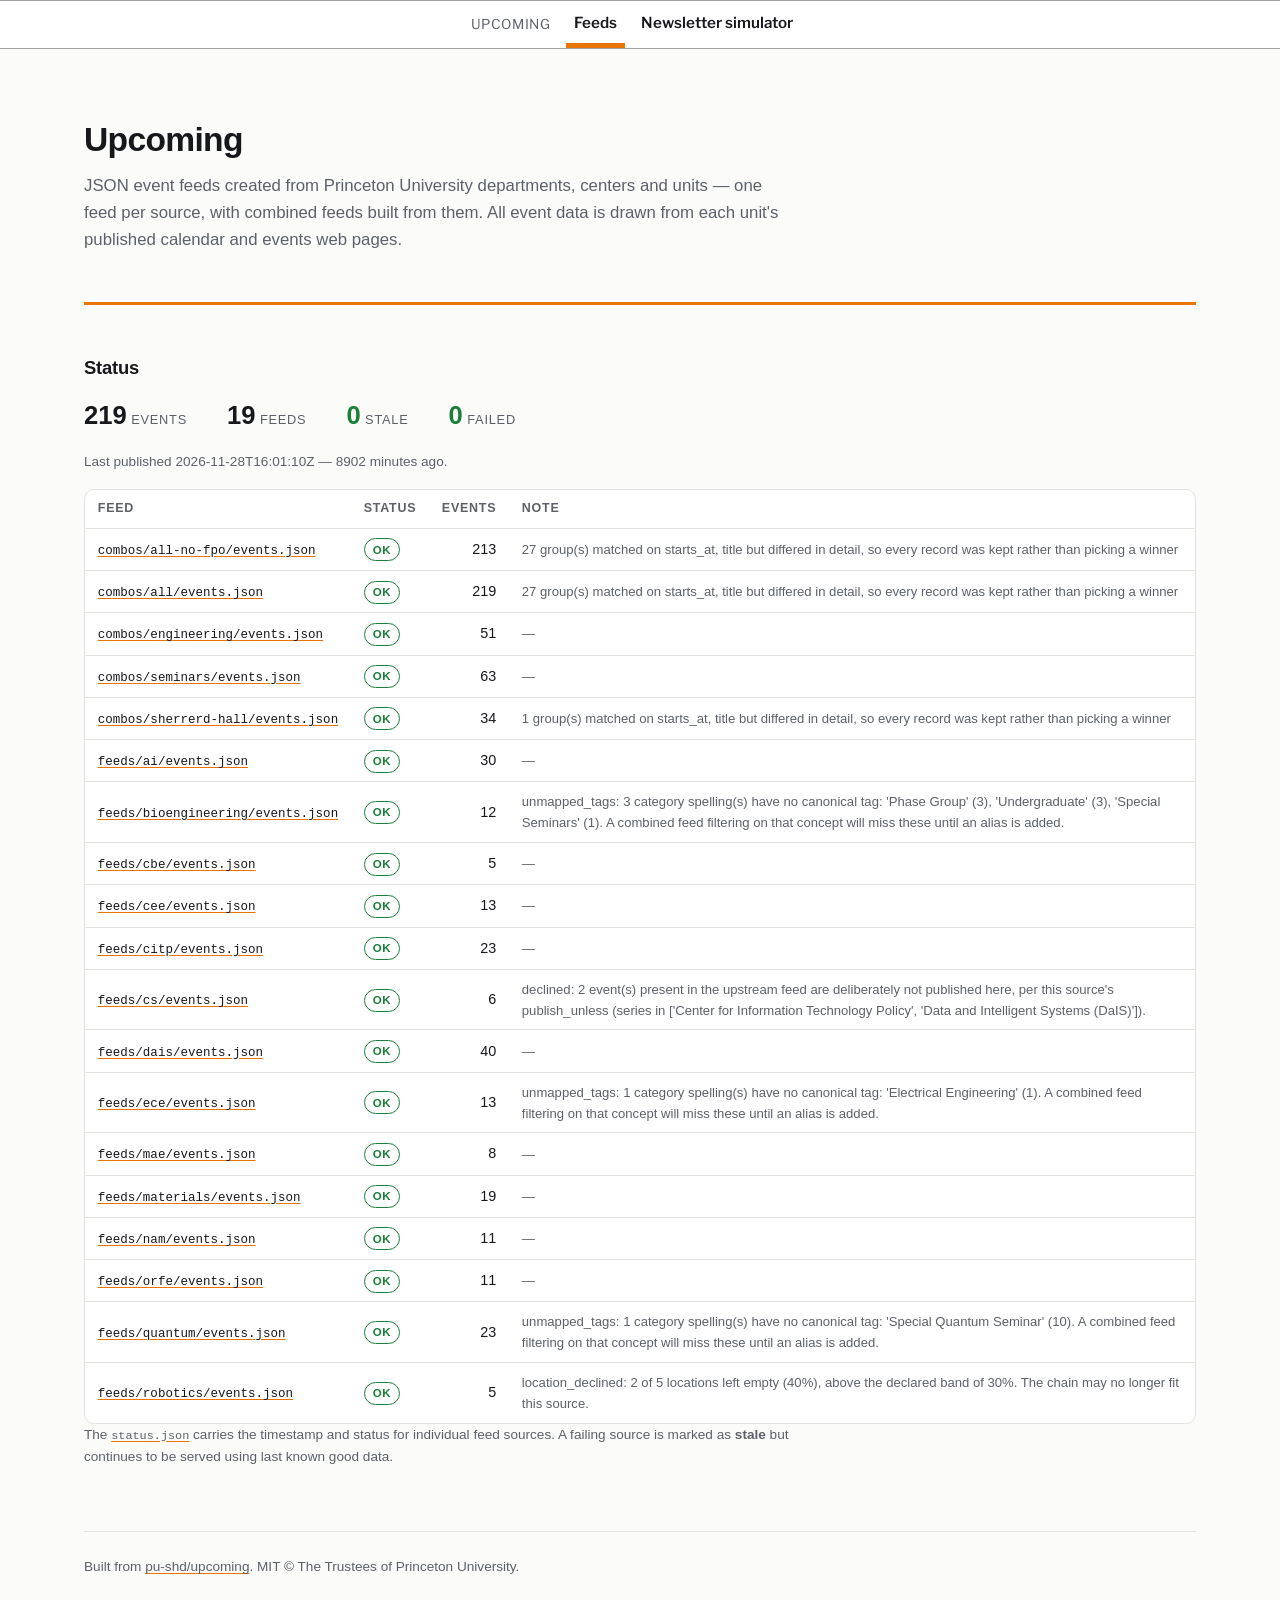
<file: index.html>
<!doctype html>
<html lang="en">
<head>
<meta charset="utf-8">
<meta name="viewport" content="width=device-width, initial-scale=1">
<title>Upcoming — Princeton event feeds</title>
<meta name="description" content="JSON event feeds for Princeton departments, centers and units, with a published health manifest.">
<link rel="preconnect" href="https://fonts.googleapis.com">
<link rel="preconnect" href="https://fonts.gstatic.com" crossorigin>
<link rel="stylesheet" href="https://fonts.googleapis.com/css2?family=Libre+Franklin:wght@400;600&display=swap">
<link rel="stylesheet" href="style.css">
</head>
<body>
<nav class="menubar" aria-label="Site">
  <div class="menubar-inner">
    <h2 class="menubar-title">Upcoming</h2>
    <ul class="nav">
      <li><a href="index.html" aria-current="page">Feeds</a></li>
      <li><a href="simulator.html">Newsletter simulator</a></li>
    </ul>
  </div>
</nav>

<main>

<header>
  <h1>Upcoming</h1>
  <p class="lede">
    JSON event feeds created from Princeton University departments, centers and units —
    one feed per source, with combined feeds built from them. All event data is drawn from
    each unit's published calendar and events web pages.
  </p>
</header>

<!-- The page reads status.json rather than being generated alongside the feeds, so it
     cannot drift out of step with them and can be edited without a pipeline run. -->
<section>
  <h2>Status</h2>
  <div class="beat" id="beat"><span>loading…</span></div>
  <p class="note" id="stamp"></p>
  <div class="card scroll">
    <table>
      <thead>
        <tr><th>Feed</th><th>Status</th><th class="n">Events</th><th>Note</th></tr>
      </thead>
      <tbody id="rows"></tbody>
    </table>
  </div>
  <div id="error" class="card">
    Could not read <code>status.json</code>. The site is serving this page but not its
    manifest, which is itself a fault worth reporting.
  </div>
  <p class="note">
    The <a href="status.json"><code>status.json</code></a> carries the timestamp and status
    for individual feed sources. A failing source is marked as <b>stale</b> but continues to
    be served using last known good data.
  </p>
</section>

<footer>
  Built from <a href="https://github.com/pu-shd/upcoming">pu-shd/upcoming</a>.
  MIT © The Trustees of Princeton University.
</footer>

</main>

<script>
(function () {
  var pill = function (text, kind) {
    return '<span class="pill ' + kind + '">' + text + '</span>';
  };
  var esc = function (s) {
    return String(s == null ? '' : s).replace(/[&<>"]/g, function (c) {
      return { '&': '&amp;', '<': '&lt;', '>': '&gt;', '"': '&quot;' }[c];
    });
  };

  fetch('status.json', { cache: 'no-store' })
    .then(function (r) { if (!r.ok) { throw new Error(r.status); } return r.json(); })
    .then(function (doc) {
      var feeds = doc.feeds || [];
      var live = feeds.filter(function (f) { return f.status !== 'disabled'; });
      var s = doc.summary || {};

      document.getElementById('beat').innerHTML =
        '<div><b>' + (s.events || 0) + '</b> <span>events</span></div>' +
        '<div><b>' + live.length + '</b> <span>feeds</span></div>' +
        '<div class="' + (s.stale ? 'warn' : 'ok') + '"><b>' + (s.stale || 0) +
        '</b> <span>stale</span></div>' +
        '<div class="' + (s.failed ? 'bad' : 'ok') + '"><b>' + (s.failed || 0) +
        '</b> <span>failed</span></div>';

      // Rendered from the published stamp rather than from the browser's clock, so what
      // this line claims is exactly what the manifest says.
      var when = doc.generatedAt;
      var age = Math.round((Date.now() - Date.parse(when)) / 60000);
      document.getElementById('stamp').textContent =
        'Last published ' + when + (isFinite(age) ? ' — ' + age + ' minutes ago.' : '.');

      document.getElementById('rows').innerHTML = live.map(function (f) {
        var kind = f.stale ? 'warn' : (f.status === 'ok' ? 'ok' :
                   f.status === 'empty' ? 'dim' : 'bad');
        var label = f.stale ? 'stale' : f.status;
        var note = [f.detail].concat(f.notes || []).filter(Boolean).join(' ');
        return '<tr><td><a class="mono" href="' + esc(f.path) + '">' + esc(f.path) +
               '</a></td><td>' + pill(esc(label), kind) + '</td><td class="n">' +
               f.events + '</td><td class="reason">' + esc(note) + '</td></tr>';
      }).join('');

    })
    .catch(function () {
      document.getElementById('beat').innerHTML = '';
      document.getElementById('stamp').textContent = '';
      document.getElementById('error').style.display = 'block';
    });
})();
</script>
</body>
</html>
</file>
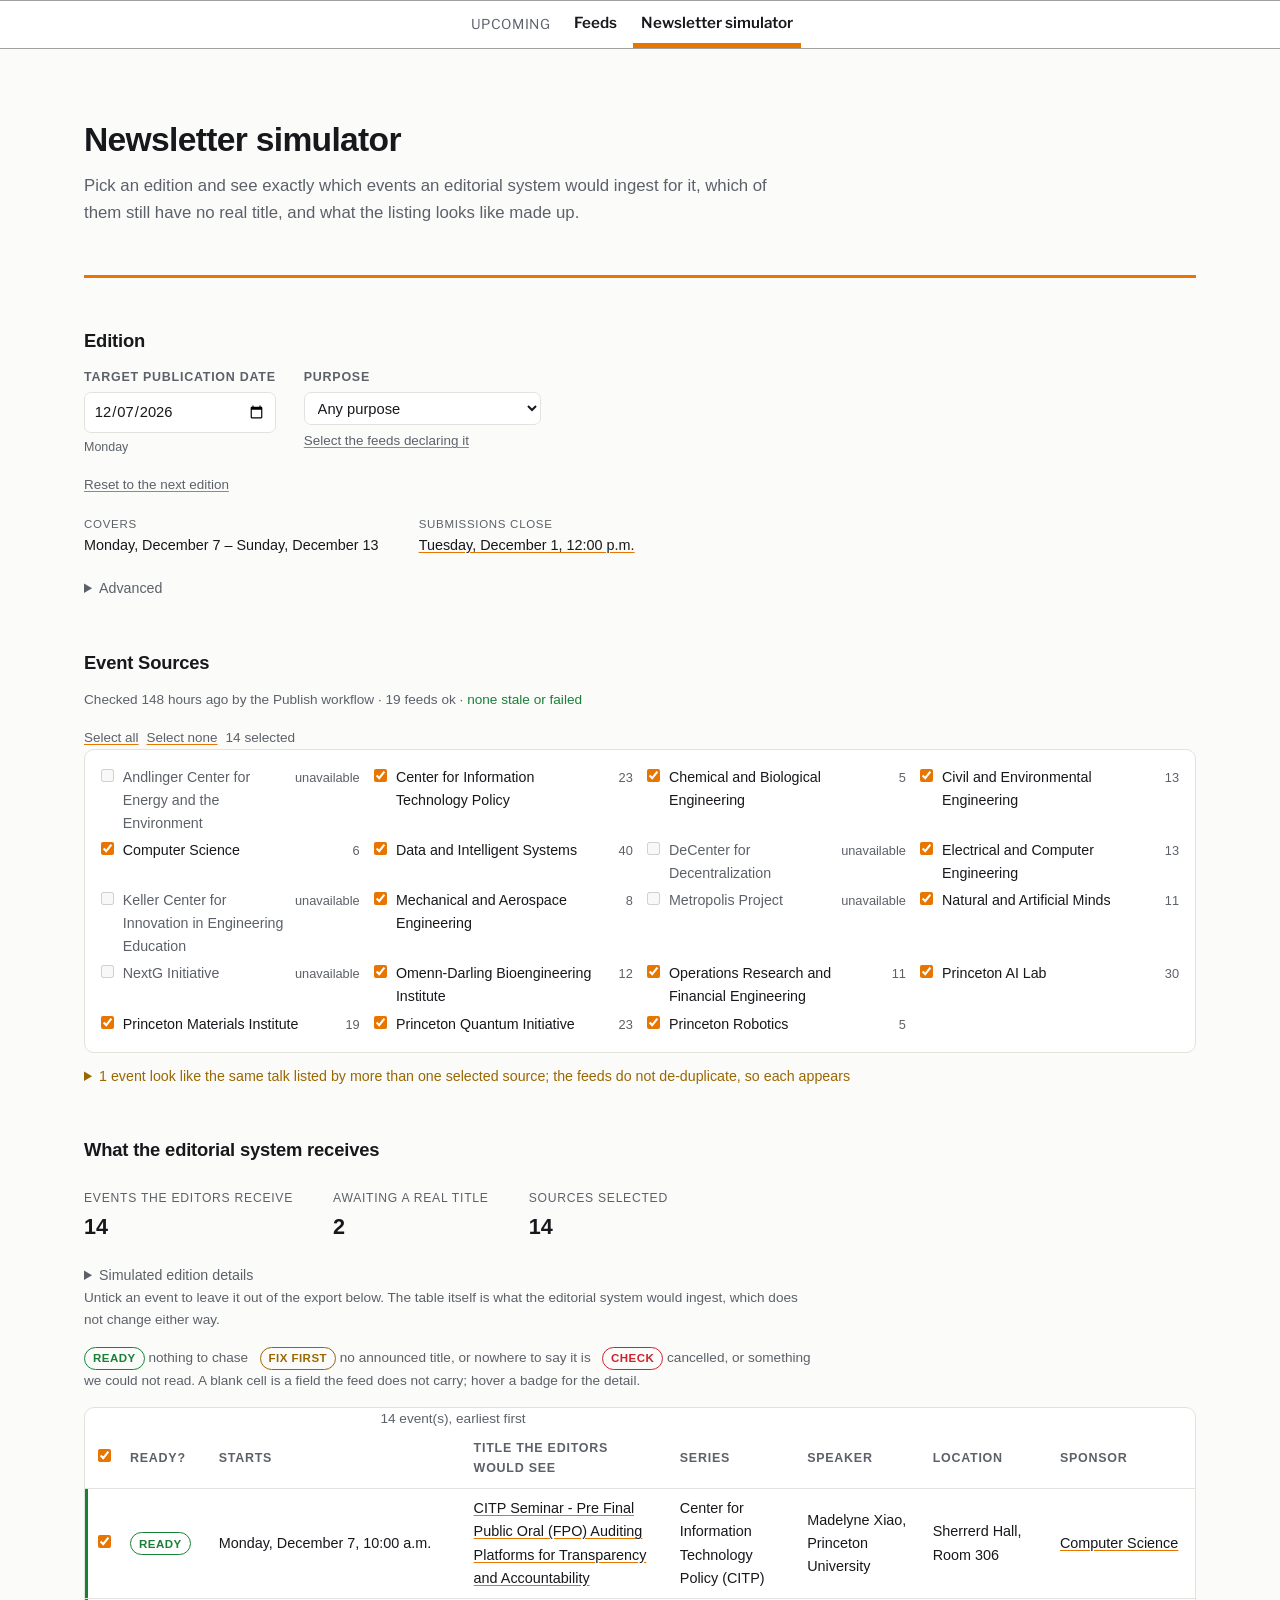
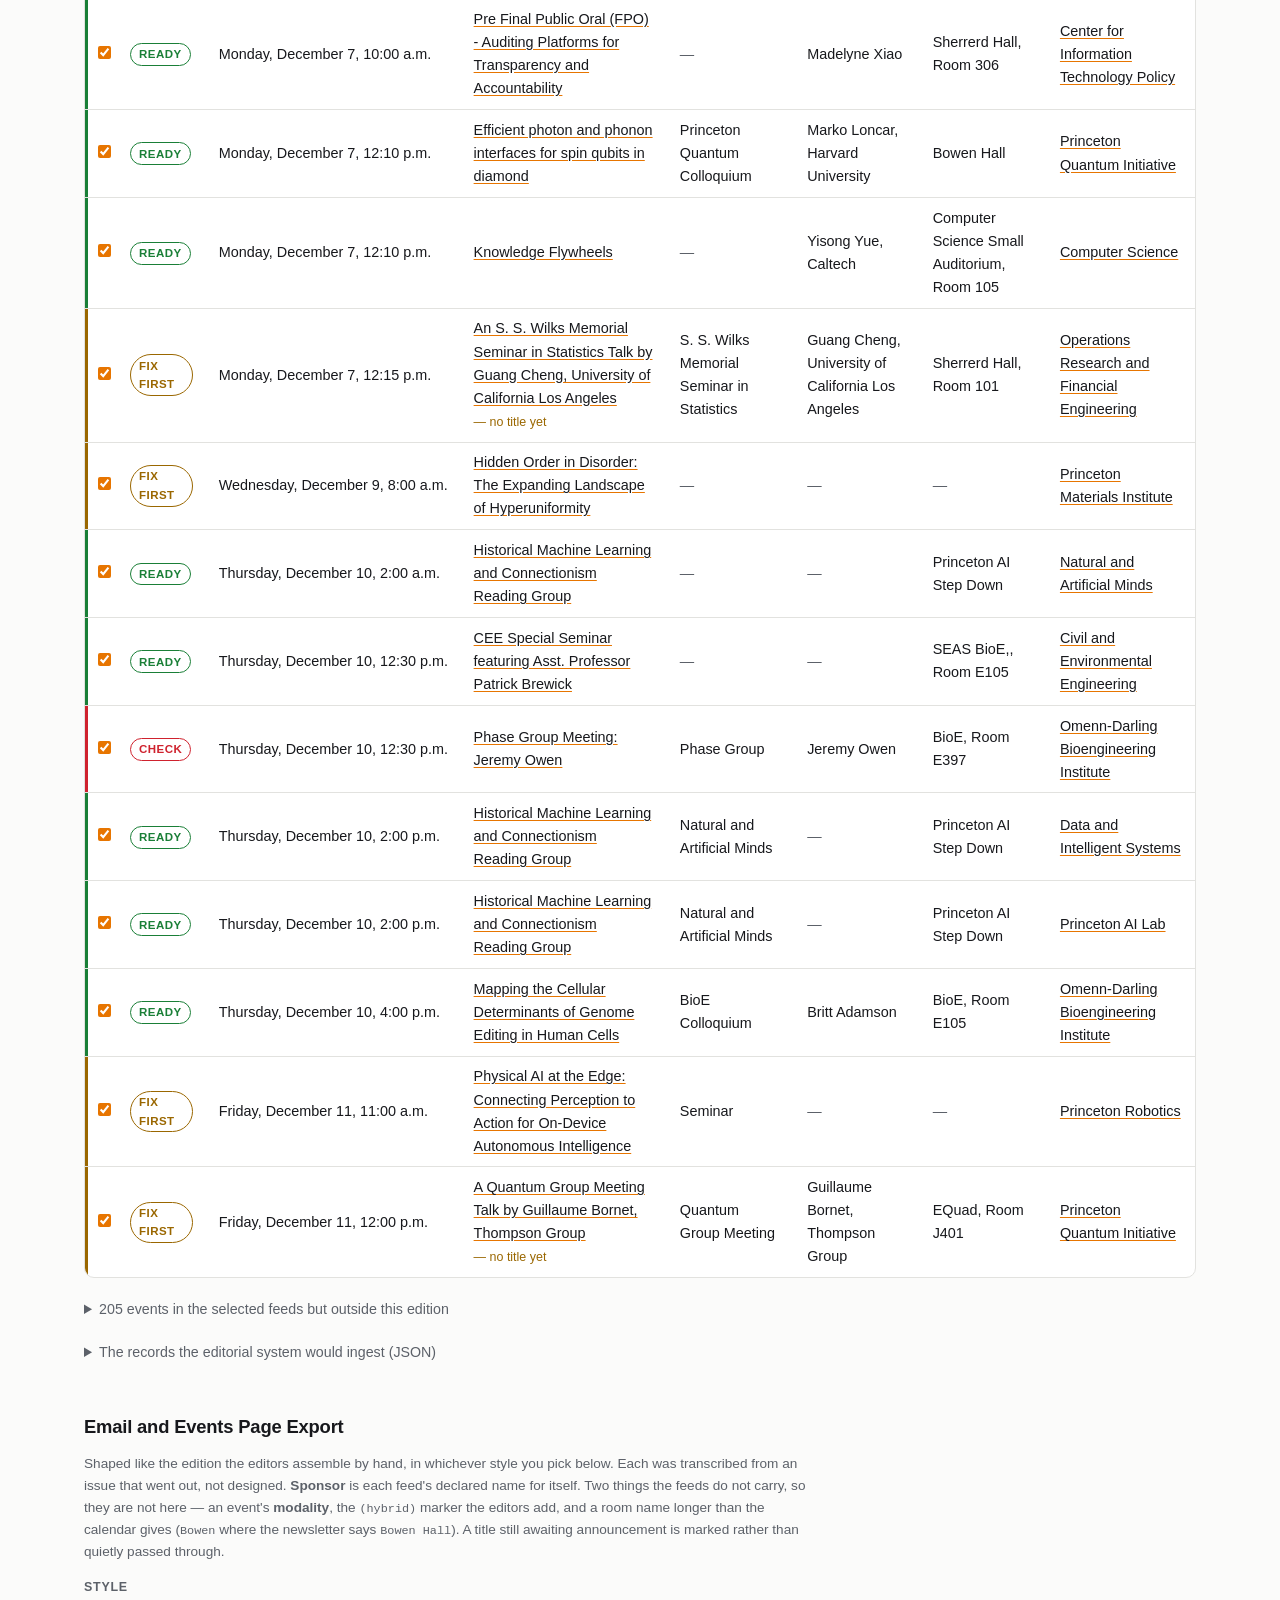
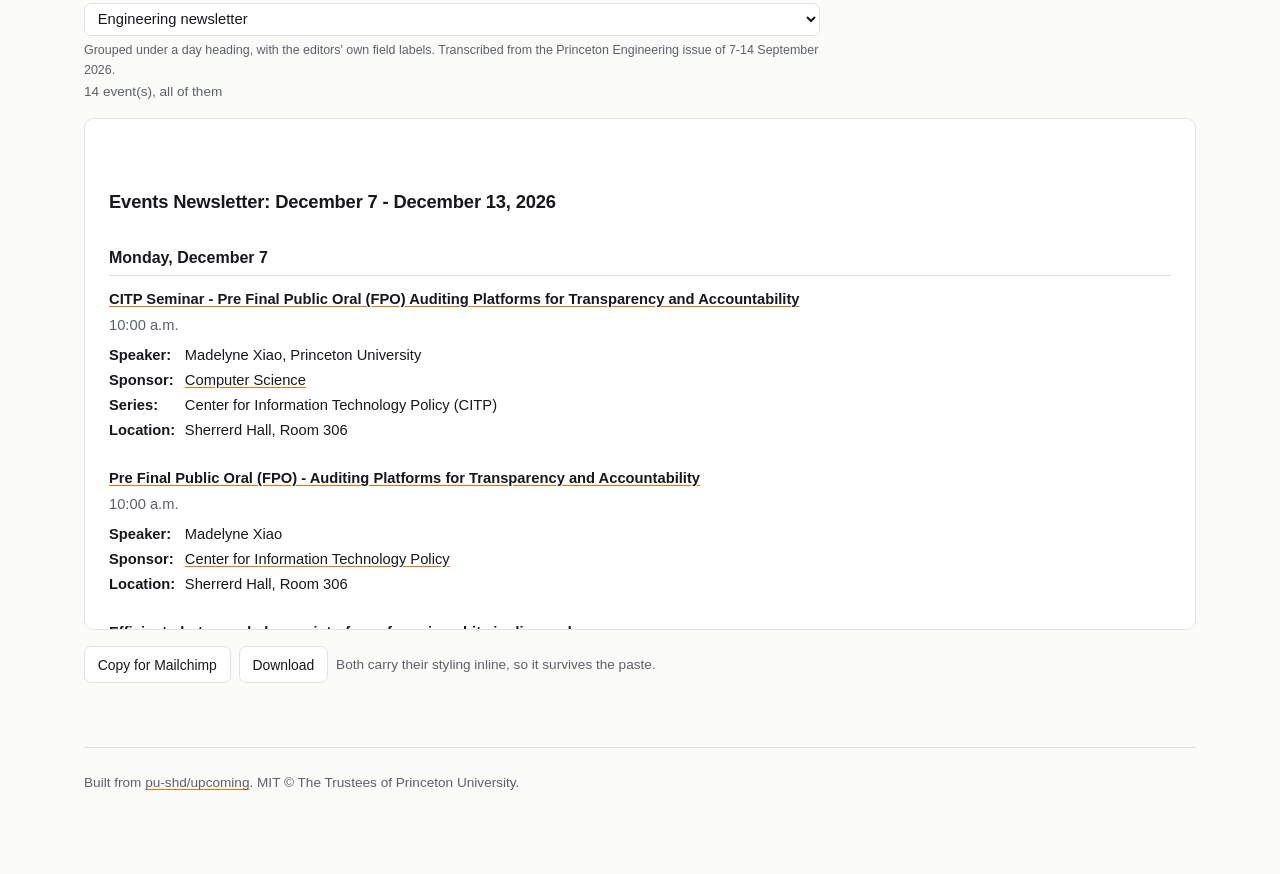
<file: simulator.html>
<!doctype html>
<html lang="en">
<head>
<meta charset="utf-8">
<meta name="viewport" content="width=device-width, initial-scale=1">
<title>Newsletter simulator — Upcoming</title>
<meta name="description" content="Simulate which events a newsletter edition would ingest from the published Princeton event feeds, and export the listing.">
<link rel="preconnect" href="https://fonts.googleapis.com">
<link rel="preconnect" href="https://fonts.gstatic.com" crossorigin>
<link rel="stylesheet" href="https://fonts.googleapis.com/css2?family=Libre+Franklin:wght@400;600&display=swap">
<link rel="stylesheet" href="style.css">
</head>
<body>
<nav class="menubar" aria-label="Site">
  <div class="menubar-inner">
    <h2 class="menubar-title">Upcoming</h2>
    <ul class="nav">
      <li><a href="index.html">Feeds</a></li>
      <li><a href="simulator.html" aria-current="page">Newsletter simulator</a></li>
    </ul>
  </div>
</nav>

<main>

<header>
  <h1>Newsletter simulator</h1>
  <p class="lede">
    Pick an edition and see exactly which events an editorial system would ingest for it,
    which of them still have no real title, and what the listing looks like made up.
  </p>
</header>

<!-- ============================================================ the edition ======= -->
<section>
  <h2>Edition</h2>

  <form id="form" novalidate>
    <div class="controls">
      <div class="field">
        <label for="pubdate">Target publication date</label>
        <input type="date" id="pubdate" required>
        <p class="hint" id="pubday">&nbsp;</p>
      </div>

      <div class="field">
        <label for="purpose">Purpose</label>
        <select id="purpose">
          <option value="">Any purpose</option>
        </select>
        <p class="hint">
          <button type="button" class="linkbtn" id="pick-purpose">Select the feeds declaring it</button>
        </p>
      </div>
    </div>

    <div class="btnrow">
      <button type="button" class="linkbtn" id="reset">Reset to the next edition</button>
    </div>

    <dl class="derived" id="derived" aria-live="polite"></dl>

    <details id="advanced">
      <summary>Advanced</summary>
      <div class="controls">
        <div class="field">
          <label for="pubtime">Publication time</label>
          <input type="time" id="pubtime" value="12:00" step="60" required>
          <p class="hint">Eastern, as published.</p>
        </div>
        <div class="field" id="deadline-date-field">
          <label for="deadlinedate">Submission deadline date</label>
          <input type="date" id="deadlinedate" required>
          <p class="hint" id="deadlineday">&nbsp;</p>
        </div>
        <div class="field" id="deadline-time-field">
          <label for="deadlinetime">Submission deadline time</label>
          <input type="time" id="deadlinetime" value="12:00" step="60" required>
          <p class="hint">Eastern. Late additions go to the editor by email.</p>
        </div>
        <div class="field">
          <label for="now">Viewing as of</label>
          <input type="datetime-local" id="now" step="60">
          <p class="hint">Optional. Sets whether the edition reads as open, closed or published.</p>
        </div>
      </div>
    </details>
  </form>
</section>

<!-- ============================================================ the sources ======= -->
<section>
  <h2>Event Sources</h2>
  <p class="note" id="feed-health">Reading the manifest&hellip;</p>

  <div class="btnrow">
    <button type="button" class="linkbtn" id="all-sources">Select all</button>
    <button type="button" class="linkbtn" id="no-sources">Select none</button>
    <span class="note" id="source-count"></span>
  </div>

  <div class="card">
    <ul class="sources" id="sources"></ul>
  </div>
</section>

<p class="status" id="status" role="status" aria-live="polite">Loading the feeds&hellip;</p>
<div id="collisions" hidden></div>

<!-- ============================================================ the result ======== -->
<div id="results" hidden>
  <section>
    <h2>What the editorial system receives</h2>

    <dl class="summary" id="summary"></dl>

    <details>
      <summary>Simulated edition details</summary>
      <dl class="summary detail" id="details-list"></dl>
    </details>

    <p class="note">
      Untick an event to leave it out of the export below. The table itself is what the
      editorial system would ingest, which does not change either way.
    </p>
    <p class="note">
      <span class="pill ok">ready</span> nothing to chase &nbsp;
      <span class="pill warn">fix first</span> no announced title, or nowhere to say it is
      &nbsp;
      <span class="pill bad">check</span> cancelled, or something we could not read.
      A blank cell is a field the feed does not carry; hover a badge for the detail.
    </p>

    <div class="card scroll">
      <table>
        <caption class="note" id="caption"></caption>
        <thead>
          <tr>
            <th scope="col" class="pick">
              <input type="checkbox" id="pick-all" checked
                     aria-label="Include every event in the export">
            </th>
            <th scope="col">Ready?</th>
            <th scope="col">Starts</th>
            <th scope="col">Title the editors would see</th>
            <th scope="col">Series</th>
            <th scope="col">Speaker</th>
            <th scope="col">Location</th>
            <th scope="col">Sponsor</th>
          </tr>
        </thead>
        <tbody id="rows"></tbody>
      </table>
    </div>

    <details id="excluded-wrap">
      <summary><span id="excluded-count"></span></summary>
      <div class="card scroll">
        <table>
          <thead>
            <tr>
              <th scope="col">Starts</th>
              <th scope="col">Title</th>
              <th scope="col">Series</th>
              <th scope="col">Sponsor</th>
              <th scope="col">Why it is out</th>
            </tr>
          </thead>
          <tbody id="excluded-rows"></tbody>
        </table>
      </div>
    </details>

    <details>
      <summary>The records the editorial system would ingest (JSON)</summary>
      <pre class="card" id="json"></pre>
    </details>
  </section>

  <!-- ========================================================== the export ======== -->
  <section>
    <h2>Email and Events Page Export</h2>
    <p class="note">
      Shaped like the edition the editors assemble by hand, in whichever style you pick
      below. Each was transcribed from an issue that went out, not designed.
      <strong>Sponsor</strong> is each feed's declared name for itself. Two things the
      feeds do not carry, so they are not here — an event's <strong>modality</strong>, the
      <code>(hybrid)</code> marker the editors add, and a room name longer than the
      calendar gives (<code>Bowen</code> where the newsletter says <code>Bowen Hall</code>).
      A title still awaiting announcement is marked rather than quietly passed through.
    </p>

    <div class="controls">
      <div class="field" id="style-field">
        <label for="style">Style</label>
        <select id="style"></select>
        <p class="hint" id="style-note">&nbsp;</p>
      </div>
    </div>

    <p class="note" id="export-count"></p>

    <div class="card export" id="export"></div>

    <div class="btnrow">
      <button type="button" id="copy">Copy for Mailchimp</button>
      <button type="button" id="download">Download</button>
      <span class="note">Both carry their styling inline, so it survives the paste.</span>
      <span class="note" id="copy-state" aria-live="polite"></span>
    </div>
  </section>
</div>

<div id="error" class="card">
  Could not read <code>status.json</code>. The site is serving this page but not its
  manifest, which is itself a fault worth reporting.
</div>

<footer>
  Built from <a href="https://github.com/pu-shd/upcoming">pu-shd/upcoming</a>.
  MIT © The Trustees of Princeton University.
</footer>

</main>
<script src="simulator.js" defer></script>
</body>
</html>
</file>
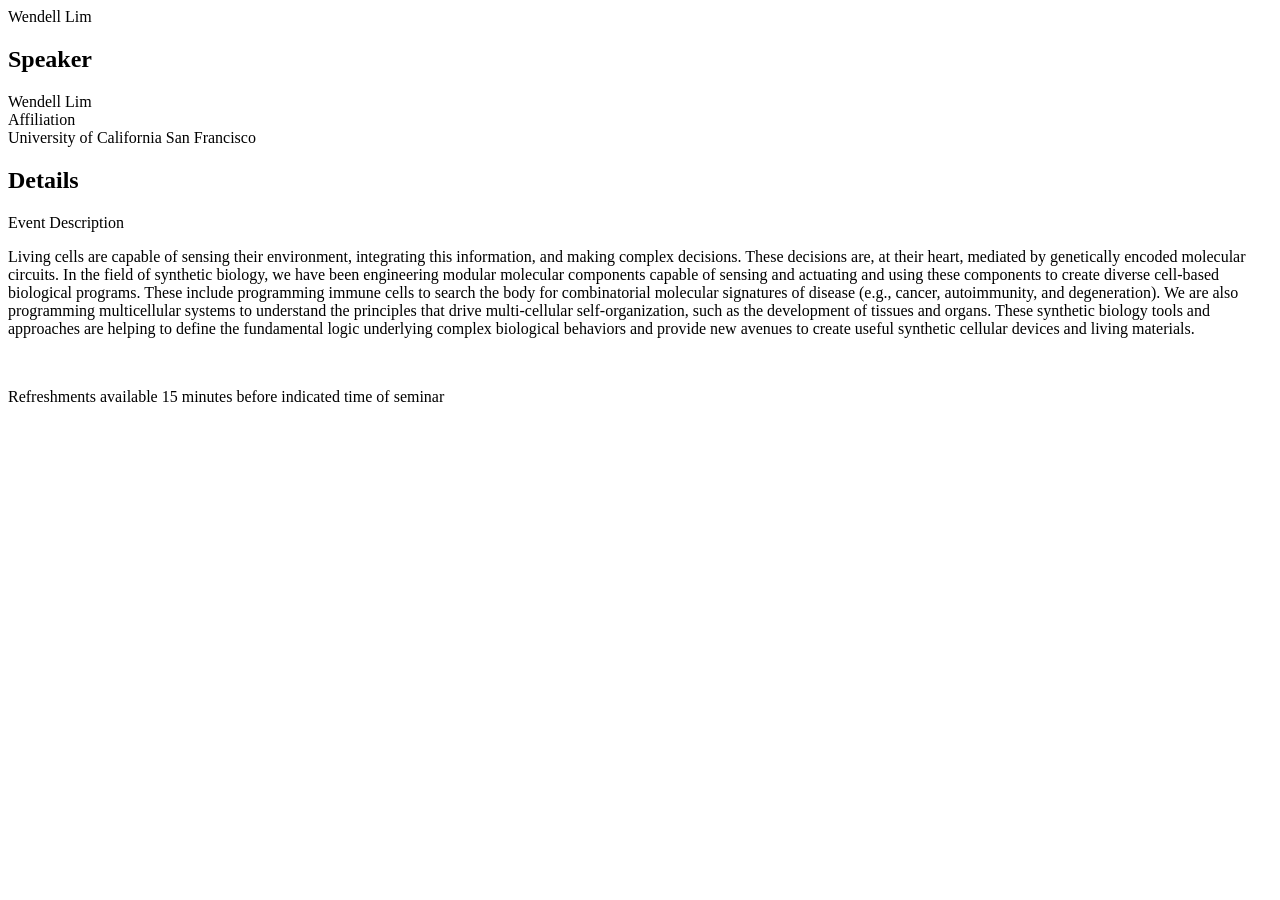
<file: tests/fixtures/pages/bioengineering/generative-biology-learning-program-cellular-machines-and-sy.html>
<!doctype html>
<html><head><title>Generative Biology - Learning to Program Cellular Machines and Systems | Omenn-Darling Bioengineering Institute</title></head><body>
<div class="field field--name-field-ps-event-speaker-name field--type-link field--label-hidden field__item"><span>Wendell Lim</span></div>
<div class="events-detail-main">
  
  
        
  <div class="field field--name-field-ps-events-speaker field--type-entity-reference-revisions field--label-above">
    <h2 class="field__label">Speaker</h2>
                  <div class="field__item">  <div class="paragraph paragraph--type--ps-event-speaker paragraph--view-mode--default">
          
            <div class="field field--name-field-ps-event-speaker-name field--type-link field--label-hidden field__item"><span>Wendell Lim</span></div>
      
  <div class="field field--name-field-ps-event-speaker-affil field--type-link field--label-visually_hidden">
    <div class="field__label visually-hidden">Affiliation</div>
              <div class="field__item"><span>University of California San Francisco</span></div>
          </div>

      </div>
</div>
            </div>


  
      <h2 class="details">Details</h2>
        
    
  <div class="clearfix text-formatted field field--name-field-ps-body field--type-text-long field--label-visually_hidden">
    <div class="field__label visually-hidden">Event Description</div>
              <div class="field__item"><p>Living cells are capable of sensing their environment, integrating this information, and making complex decisions. These decisions are, at their heart, mediated by genetically encoded molecular circuits. In the field of synthetic biology, we have been engineering modular molecular components capable of sensing and actuating and using these components to create diverse cell-based biological programs. These include programming immune cells to search the body for combinatorial molecular signatures of disease (e.g., cancer, autoimmunity, and degeneration). We are also programming multicellular systems to understand the principles that drive multi-cellular self-organization, such as the development of tissues and organs. These synthetic biology tools and approaches are helping to define the fundamental logic underlying complex biological behaviors and provide new avenues to create useful synthetic cellular devices and living materials.</p><p>&nbsp;</p><p>Refreshments available 15 minutes before indicated time of seminar</p></div>
          </div>

  
  
  
  
  

  
  
  </div>
</body></html>
</file>
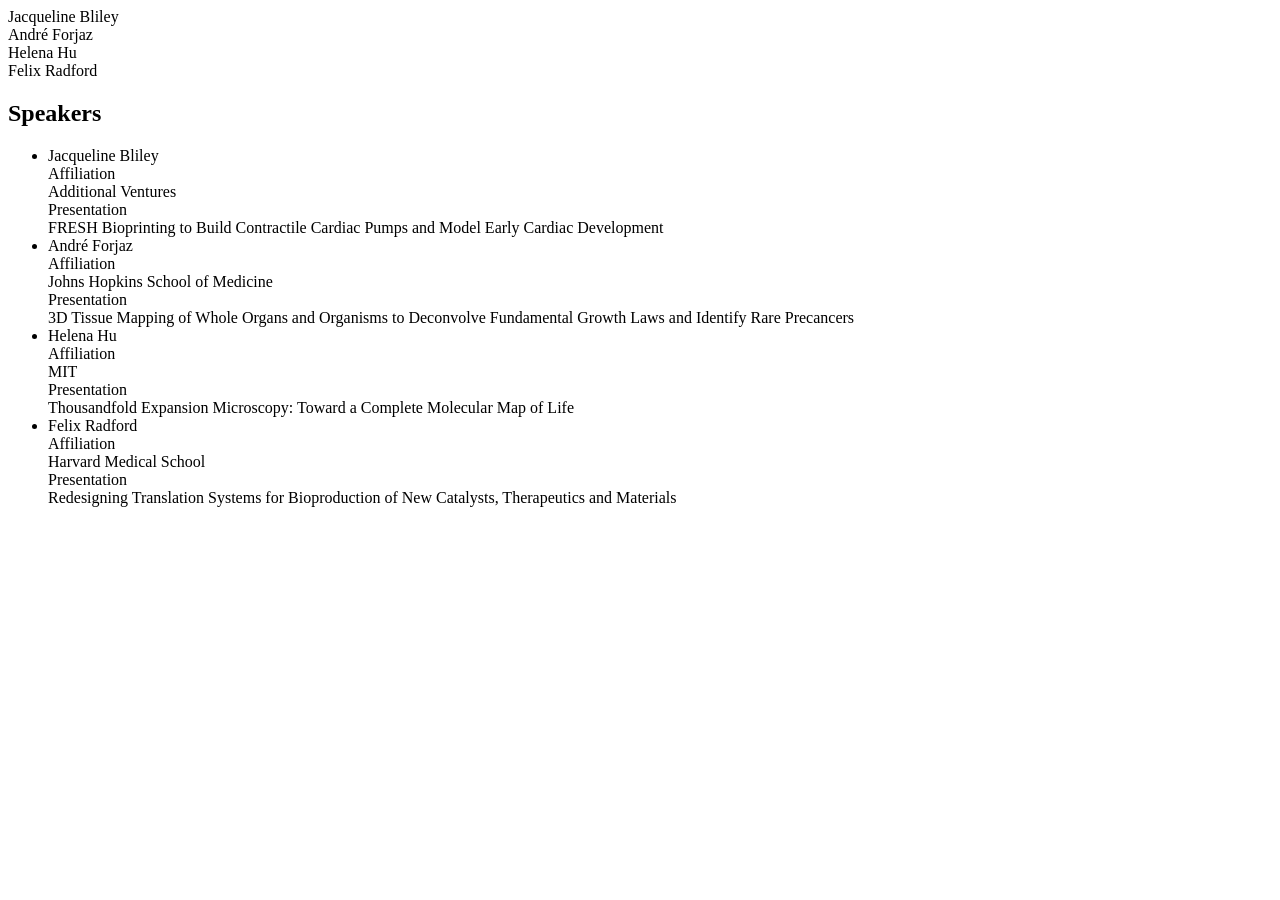
<file: tests/fixtures/pages/bioengineering/rising-stars-bioengineering-symposium-2026.html>
<!doctype html>
<html><head><title>Rising Stars in Bioengineering Symposium 2026 | Omenn-Darling Bioengineering Institute</title></head><body>
<div class="field field--name-field-ps-event-speaker-name field--type-link field--label-hidden field__item"><span>Jacqueline Bliley</span></div>
<div class="field field--name-field-ps-event-speaker-name field--type-link field--label-hidden field__item"><span>André Forjaz</span></div>
<div class="field field--name-field-ps-event-speaker-name field--type-link field--label-hidden field__item"><span>Helena Hu</span></div>
<div class="field field--name-field-ps-event-speaker-name field--type-link field--label-hidden field__item"><span>Felix Radford</span></div>
<div class="events-detail-main">
  
  
        
  <div class="field field--name-field-ps-events-speaker field--type-entity-reference-revisions field--label-above">
    <h2 class="field__label">Speakers</h2>
          <ul class="field__items">
                  <li class="field__item">  <div class="paragraph paragraph--type--ps-event-speaker paragraph--view-mode--default">
          
            <div class="field field--name-field-ps-event-speaker-name field--type-link field--label-hidden field__item"><span>Jacqueline Bliley</span></div>
      
  <div class="field field--name-field-ps-event-speaker-affil field--type-link field--label-visually_hidden">
    <div class="field__label visually-hidden">Affiliation</div>
              <div class="field__item"><span>Additional Ventures</span></div>
          </div>

  <div class="field field--name-field-ps-event-speaker-pres field--type-link field--label-visually_hidden">
    <div class="field__label visually-hidden">Presentation</div>
              <div class="field__item"><span>FRESH Bioprinting to Build Contractile Cardiac Pumps and Model Early Cardiac Development</span></div>
          </div>

      </div>
</li>
                  <li class="field__item">  <div class="paragraph paragraph--type--ps-event-speaker paragraph--view-mode--default">
          
            <div class="field field--name-field-ps-event-speaker-name field--type-link field--label-hidden field__item"><span>André Forjaz</span></div>
      
  <div class="field field--name-field-ps-event-speaker-affil field--type-link field--label-visually_hidden">
    <div class="field__label visually-hidden">Affiliation</div>
              <div class="field__item"><span>Johns Hopkins School of Medicine</span></div>
          </div>

  <div class="field field--name-field-ps-event-speaker-pres field--type-link field--label-visually_hidden">
    <div class="field__label visually-hidden">Presentation</div>
              <div class="field__item"><span>3D Tissue Mapping of Whole Organs and Organisms to Deconvolve Fundamental Growth Laws and Identify Rare Precancers</span></div>
          </div>

      </div>
</li>
                  <li class="field__item">  <div class="paragraph paragraph--type--ps-event-speaker paragraph--view-mode--default">
          
            <div class="field field--name-field-ps-event-speaker-name field--type-link field--label-hidden field__item"><span>Helena Hu</span></div>
      
  <div class="field field--name-field-ps-event-speaker-affil field--type-link field--label-visually_hidden">
    <div class="field__label visually-hidden">Affiliation</div>
              <div class="field__item"><span>MIT</span></div>
          </div>

  <div class="field field--name-field-ps-event-speaker-pres field--type-link field--label-visually_hidden">
    <div class="field__label visually-hidden">Presentation</div>
              <div class="field__item"><span>Thousandfold Expansion Microscopy: Toward a Complete Molecular Map of Life</span></div>
          </div>

      </div>
</li>
                  <li class="field__item">  <div class="paragraph paragraph--type--ps-event-speaker paragraph--view-mode--default">
          
            <div class="field field--name-field-ps-event-speaker-name field--type-link field--label-hidden field__item"><span>Felix Radford</span></div>
      
  <div class="field field--name-field-ps-event-speaker-affil field--type-link field--label-visually_hidden">
    <div class="field__label visually-hidden">Affiliation</div>
              <div class="field__item"><span>Harvard Medical School</span></div>
          </div>

  <div class="field field--name-field-ps-event-speaker-pres field--type-link field--label-visually_hidden">
    <div class="field__label visually-hidden">Presentation</div>
              <div class="field__item"><span>Redesigning Translation Systems for Bioproduction of New Catalysts, Therapeutics and Materials</span></div>
          </div>

      </div>
</li>
              </ul>
      </div>


  
        
    
  
  
  
  
  

  
  
  </div>
</body></html>
</file>
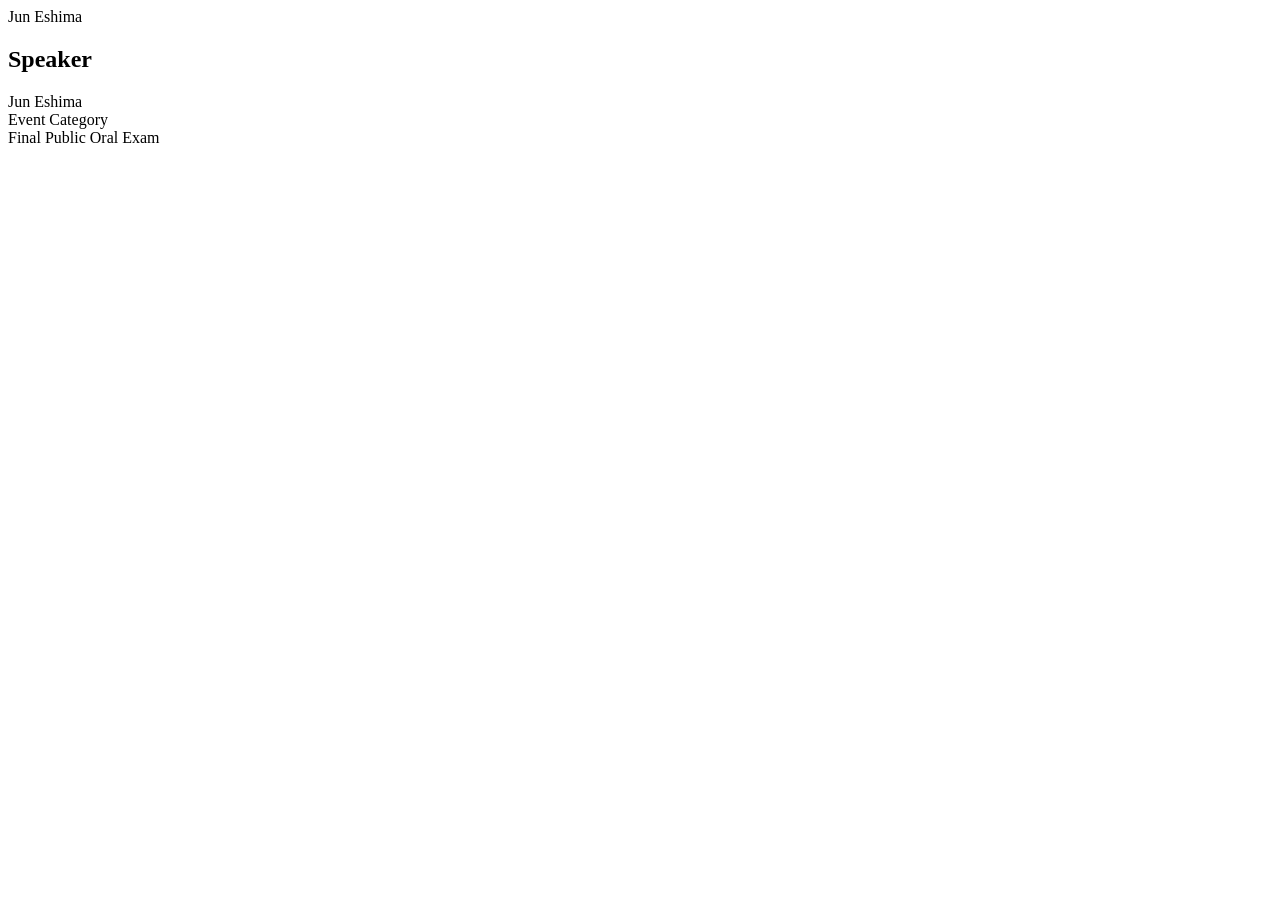
<file: tests/fixtures/pages/mae/influence-surfactants-air-liquid-air-sheets-and-bubble-burst.html>
<!doctype html>
<html><head><title>The influence of surfactants on air-liquid-air sheets and bubble bursting | Mechanical and Aerospace Engineering</title></head><body>
<div class="field field--name-field-ps-event-speaker-name field--type-link field--label-hidden field__item"><span>Jun Eshima</span></div>
<div class="events-detail-main">
  
  
        
  <div class="field field--name-field-ps-events-speaker field--type-entity-reference-revisions field--label-above">
    <h2 class="field__label">Speaker</h2>
                  <div class="field__item">  <div class="paragraph paragraph--type--ps-event-speaker paragraph--view-mode--default">
          
            <div class="field field--name-field-ps-event-speaker-name field--type-link field--label-hidden field__item"><span>Jun Eshima</span></div>
      
      </div>
</div>
            </div>


  
        
    
  
  
  
  
  
  <div class="field--type-entity-reference-taxonomy-term field field--name-field-ps-events-category field--type-entity-reference field--label-above">
    <div class="field__label">Event Category</div>
          <div class="field__items">
              <div class="tid-666 field__item">Final Public Oral Exam</div>
              </div>
      </div>


  
  
  </div>
</body></html>
</file>
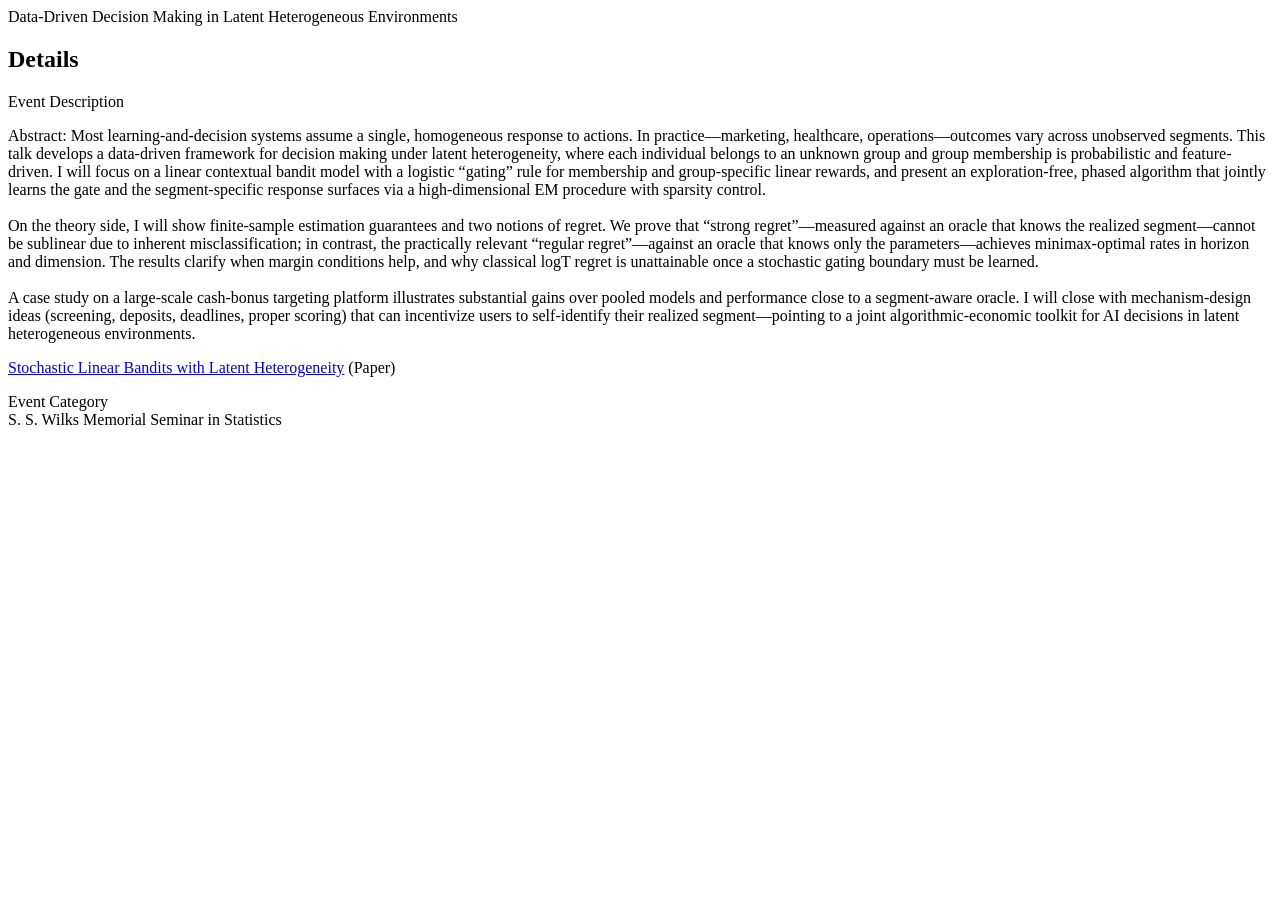
<file: tests/fixtures/pages/orfe/elynn-chen-new-york-university.html>
<!doctype html>
<html><head><title>Elynn Chen, New York University | Operations Research &amp; Financial Engineering</title></head><body>
<div class="event-subtitle">Data-Driven Decision Making in Latent Heterogeneous Environments</div>
<div class="events-detail-main">
  
  
        
  
      <h2 class="details">Details</h2>
        
    
  <div class="clearfix text-formatted field field--name-field-ps-body field--type-text-long field--label-visually_hidden">
    <div class="field__label visually-hidden">Event Description</div>
              <div class="field__item"><div class="tex2jax_process"><p>Abstract: Most learning-and-decision systems assume a single, homogeneous response to actions. In practice—marketing, healthcare, operations—outcomes vary across unobserved segments. This talk develops a data-driven framework for decision making under latent heterogeneity, where each individual belongs to an unknown group and group membership is probabilistic and feature-driven. I will focus on a linear contextual bandit model with a logistic “gating” rule for membership and group-specific linear rewards, and present an exploration-free, phased algorithm that jointly learns the gate and the segment-specific response surfaces via a high-dimensional EM procedure with sparsity control.<br><br>On the theory side, I will show finite-sample estimation guarantees and two notions of regret. We prove that “strong regret”—measured against an oracle that knows the realized segment—cannot be sublinear due to inherent misclassification; in contrast, the practically relevant “regular regret”—against an oracle that knows only the parameters—achieves minimax-optimal rates in horizon and dimension. The results clarify when margin conditions help, and why classical logT regret is unattainable once a stochastic gating boundary must be learned.<br><br>A case study on a large-scale cash-bonus targeting platform illustrates substantial gains over pooled models and performance close to a segment-aware oracle. I will close with mechanism-design ideas (screening, deposits, deadlines, proper scoring) that can incentivize users to self-identify their realized segment—pointing to a joint algorithmic-economic toolkit for AI decisions in latent heterogeneous environments.&nbsp;</p><p><a href="https://arxiv.org/abs/2502.00423">Stochastic Linear Bandits with Latent Heterogeneity</a> (Paper)</p></div></div>
          </div>

  
  
  
  
  
  <div class="field--type-entity-reference-taxonomy-term field field--name-field-ps-events-category field--type-entity-reference field--label-above">
    <div class="field__label">Event Category</div>
          <div class="field__items">
              <div class="tid-96 field__item">S. S. Wilks Memorial Seminar in Statistics</div>
              </div>
      </div>


  
  
  </div>
</body></html>
</file>
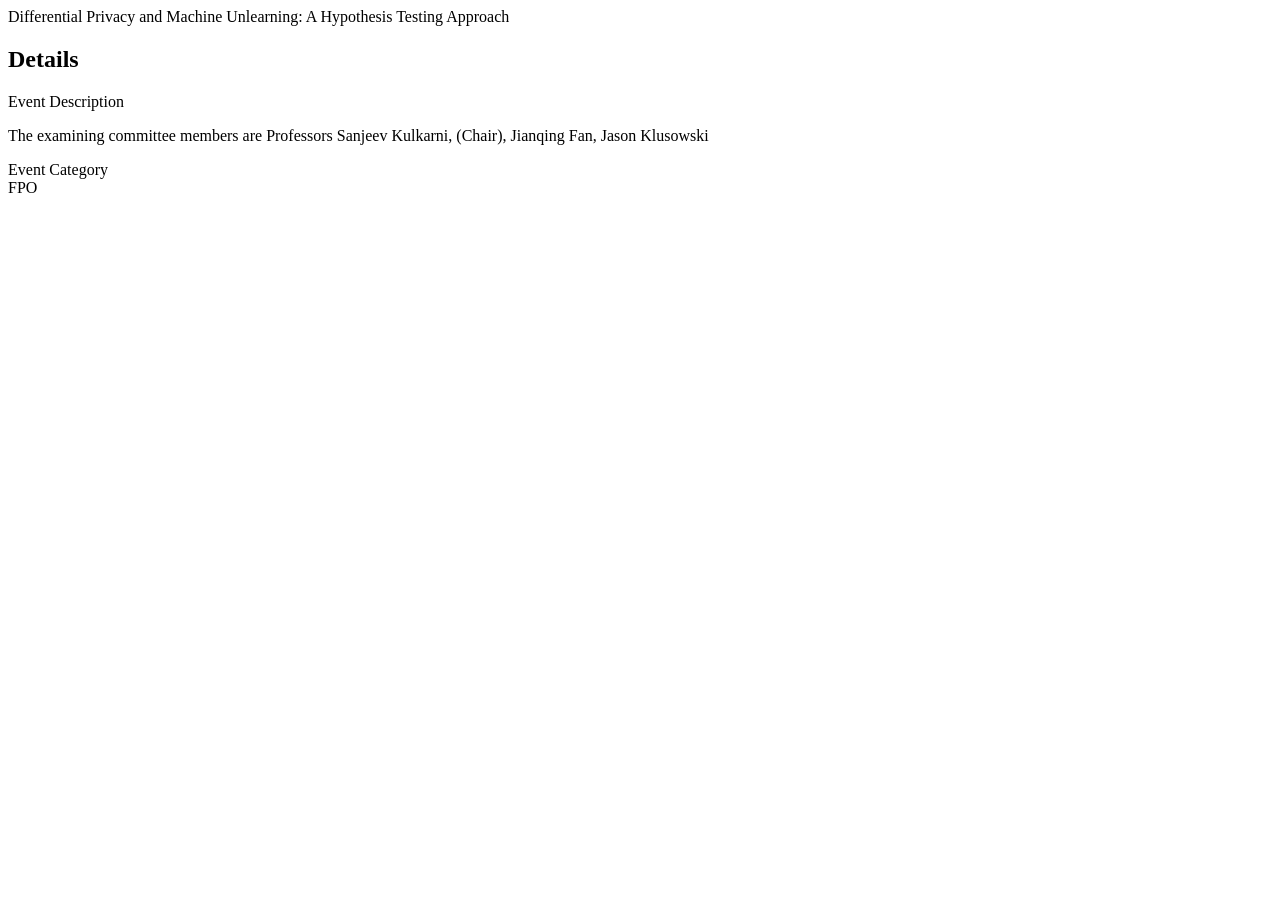
<file: tests/fixtures/pages/orfe/fpo-aaradhya-pandey.html>
<!doctype html>
<html><head><title>FPO, Aaradhya Pandey | Operations Research &amp; Financial Engineering</title></head><body>
<div class="event-subtitle">Differential Privacy and Machine Unlearning: A Hypothesis Testing Approach</div>
<div class="events-detail-main">
  
  
        
  
      <h2 class="details">Details</h2>
        
    
  <div class="clearfix text-formatted field field--name-field-ps-body field--type-text-long field--label-visually_hidden">
    <div class="field__label visually-hidden">Event Description</div>
              <div class="field__item"><div class="tex2jax_process"><p>The examining committee members are Professors Sanjeev Kulkarni, (Chair), Jianqing Fan, Jason Klusowski</p></div></div>
          </div>

  
  
  
  
  
  <div class="field--type-entity-reference-taxonomy-term field field--name-field-ps-events-category field--type-entity-reference field--label-above">
    <div class="field__label">Event Category</div>
          <div class="field__items">
              <div class="tid-491 field__item">FPO</div>
              </div>
      </div>


  
  
  </div>
</body></html>
</file>
<file: style.css>
/* Shared by every page on this site.
 *
 * Extracted rather than copied into each page. Duplicating it would be clone-and-retarget
 * in miniature, which is the failure the simulator page exists to demonstrate an
 * alternative to -- the two predecessor repositories ship byte-identical simulator
 * JavaScript, and that is how their behaviour drifted from the Python it claims to mirror.
 */

:root {
  color-scheme: light dark;
  --bg: #fbfbfa; --fg: #17181c; --dim: #5c6169; --line: #e2e2df;
  --card: #ffffff; --accent: #e77500; --ok: #1a7f37; --warn: #9a6700; --bad: #cf222e;
  --mono: ui-monospace, SFMono-Regular, "SF Mono", Menlo, Consolas, monospace;
  /* The face orfe.princeton.edu loads. Fallbacks are real rather than decorative: if the
     stylesheet does not arrive, the menu still sets in something close. */
  --sans: "Libre Franklin", -apple-system, BlinkMacSystemFont, "Segoe UI", Roboto, sans-serif;
  --menu-line: #a0a0a0;
}

@media (prefers-color-scheme: dark) {
  :root {
    --bg: #16171a; --fg: #e8e8e6; --dim: #9aa0a8; --line: #2b2d31;
    --card: #1c1e22; --accent: #f5942e; --ok: #3fb950; --warn: #d29922; --bad: #f85149;
    --menu-line: #3d434c;
  }
}

* { box-sizing: border-box; }

body {
  margin: 0; padding: 0 0 5rem; background: var(--bg); color: var(--fg);
  font: 16px/1.6 -apple-system, BlinkMacSystemFont, "Segoe UI", Roboto, sans-serif;
  -webkit-font-smoothing: antialiased;
}

main { max-width: 72rem; margin: 0 auto; padding: 0 1.25rem; }
header { padding: 2rem 0 2rem; border-bottom: 3px solid var(--accent); margin-bottom: 2.5rem; }
h1 { margin: 0 0 .4rem; font-size: 2.1rem; letter-spacing: -.02em; }
h2 { margin: 3rem 0 .75rem; font-size: 1.15rem; letter-spacing: -.01em; }
h3 { margin: 1.75rem 0 .5rem; font-size: .95rem; color: var(--dim); font-weight: 600; }
p  { margin: 0 0 1rem; max-width: 46rem; }
.lede { font-size: 1.05rem; color: var(--dim); max-width: 44rem; }
a { color: inherit; text-decoration-color: var(--accent); text-underline-offset: 2px; }
code, .mono { font-family: var(--mono); font-size: .87em; }
.card { background: var(--card); border: 1px solid var(--line); border-radius: 10px; }
.scroll { overflow-x: auto; -webkit-overflow-scrolling: touch; }
table { border-collapse: collapse; width: 100%; font-size: .9rem; }
th, td { text-align: left; padding: .55rem .8rem; border-bottom: 1px solid var(--line); }
th { font-weight: 600; font-size: .78rem; text-transform: uppercase; letter-spacing: .06em; color: var(--dim); }
tbody tr:last-child td { border-bottom: 0; }
td.n { text-align: right; font-variant-numeric: tabular-nums; }

.pill {
  display: inline-block; padding: .08rem .5rem; border-radius: 999px;
  font-size: .72rem; font-weight: 600; text-transform: uppercase; letter-spacing: .04em;
  border: 1px solid currentColor;
}
.ok { color: var(--ok); } .warn { color: var(--warn); } .bad { color: var(--bad); }
.dim { color: var(--dim); }

.beat { display: flex; flex-wrap: wrap; gap: 1.5rem 2.5rem; align-items: baseline; margin-bottom: 1rem; }
.beat b { font-size: 1.6rem; font-weight: 600; font-variant-numeric: tabular-nums; }
.beat span { color: var(--dim); font-size: .8rem; text-transform: uppercase; letter-spacing: .06em; }

.note { font-size: .85rem; color: var(--dim); max-width: 46rem; }
.reason { font-size: .82rem; color: var(--dim); }
pre { margin: 0; padding: 1rem; overflow-x: auto; font-family: var(--mono); font-size: .82rem; line-height: 1.55; }
footer { margin-top: 4rem; padding-top: 1.5rem; border-top: 1px solid var(--line); font-size: .85rem; color: var(--dim); }

#error { display: none; padding: 1rem; color: var(--bad); }

:focus-visible { outline: 2px solid var(--accent); outline-offset: 2px; }

/* ------------------------------------------------------------------ navigation ----- */

/* Princeton Site Builder's horizontal menu, as orfe.princeton.edu wears it: a sticky
   full-width band with a hairline above and below, a small uppercase label, and links
   carrying a 5px transparent bottom border that fills in on hover and for the current
   page. Values taken from ps_base/css/styles.css rather than estimated -- the padding,
   the border width, the 600 weight and the .85rem uppercase title are theirs. */

/* Outside `main` rather than inside it. A full-bleed from within a centred column needs
   `100vw` plus negative margins, and suppressing the horizontal scrollbar that causes
   means `overflow-x: hidden` on an ancestor -- which silently kills `position: sticky`. */
.menubar {
  position: sticky; top: 0; z-index: 99;
  margin: 0 0 2rem;
  background: var(--card);
  border-top: 1px solid var(--menu-line);
  border-bottom: 1px solid var(--menu-line);
}
.menubar-inner {
  display: flex; justify-content: center; align-items: center;
  gap: 1rem; max-width: 1440px; margin: 0 auto; padding: 0 1.25rem;
}
.menubar-title {
  font-family: var(--sans);
  font-weight: 400; font-size: .85rem; text-transform: uppercase;
  letter-spacing: .04em; color: var(--dim);
  white-space: nowrap; margin: 0;
}
.nav {
  display: flex; flex-wrap: nowrap; overflow-x: auto;
  margin: 0; padding: 0; list-style: none;
  scrollbar-width: none; -ms-overflow-style: none;
}
.nav::-webkit-scrollbar { display: none; }
.nav a {
  display: block;
  font-family: var(--sans);
  font-size: .95rem; font-weight: 600;
  padding: .625rem .5rem .5rem;
  margin: 0 .5rem 0 0;
  border-bottom: 5px solid transparent;
  color: var(--fg); text-decoration: none; white-space: nowrap;
}
.nav a:hover { border-bottom-color: var(--menu-line); }
.nav a[aria-current="page"] { border-bottom-color: var(--accent); }

/* ------------------------------------------------------------------- controls ------ */

.controls { display: flex; flex-wrap: wrap; gap: 1.25rem 1.75rem; align-items: flex-start; }
.field { display: flex; flex-direction: column; gap: .3rem; }
/* Same hazard as the calendar menu below: a publication that states no deadline
   hides those two fields, and `display: flex` would keep them on screen. */
.field[hidden] { display: none; }
.field > label { font-size: .78rem; text-transform: uppercase; letter-spacing: .06em; color: var(--dim); font-weight: 600; }
.field input, .field select {
  font: inherit; font-size: .92rem; padding: .4rem .55rem;
  background: var(--card); color: var(--fg);
  border: 1px solid var(--line); border-radius: 7px;
}
.field .hint { font-size: .78rem; color: var(--dim); margin: 0; min-height: 1.2em; }

button {
  font: inherit; font-size: .87rem; padding: .4rem .8rem;
  background: var(--card); color: var(--fg);
  border: 1px solid var(--line); border-radius: 7px; cursor: pointer;
}
button:hover:not(:disabled) { border-color: var(--accent); }
button:disabled { opacity: .55; cursor: default; }
.linkbtn {
  background: none; border: 0; padding: 0; color: var(--dim);
  text-decoration: underline; text-decoration-color: var(--accent);
  text-underline-offset: 2px; font-size: .84rem;
}
.linkbtn:hover { color: var(--fg); }
.btnrow { display: flex; flex-wrap: wrap; gap: .5rem; align-items: center; margin: 1rem 0 0; }

details { margin: 1.25rem 0 0; }
summary { cursor: pointer; font-size: .89rem; color: var(--dim); }
summary:hover { color: var(--fg); }
details > *:not(summary) { margin-top: .85rem; }

/* The source picker. A checkbox per feed, discovered from status.json -- never a list
   written into the page, which is what lets a thirteenth feed appear without an edit. */
.sources {
  display: grid; grid-template-columns: repeat(auto-fill, minmax(15rem, 1fr));
  gap: .3rem .9rem; margin: 0; padding: 1rem; list-style: none;
}
.sources li { margin: 0; }
/* A three-column row -- box, name, count -- so the counts form a column of their own
   instead of trailing each name at whatever width it happens to be. */
.sources label {
  display: grid; grid-template-columns: auto 1fr auto;
  gap: .55rem; align-items: baseline; font-size: .89rem;
}
.sources input { margin: 0; accent-color: var(--accent); }
.sources .name { min-width: 0; overflow-wrap: anywhere; }
.sources .count {
  color: var(--dim); font-size: .8rem;
  font-variant-numeric: tabular-nums; text-align: right; white-space: nowrap;
}
.sources .off { color: var(--dim); }
.sources .off label { cursor: not-allowed; }

.derived {
  display: flex; flex-wrap: wrap; gap: .5rem 2.5rem;
  margin: 1.25rem 0 0; font-size: .9rem;
}
.derived div { display: flex; flex-direction: column; gap: .05rem; }
.derived dt {
  font-size: .72rem; text-transform: uppercase; letter-spacing: .06em; color: var(--dim);
}
.derived dd { margin: 0; font-variant-numeric: tabular-nums; }
.derived .aside { color: var(--dim); }
.status { font-size: .88rem; margin: 1.25rem 0 0; }
.status.error { color: var(--bad); }
.status.warn { color: var(--warn); }

.collisions { margin: .75rem 0 0; }
.collisions > summary { color: var(--warn); }
.collision { margin: .85rem 0 0; }
.collision-when {
  margin: 0 0 .2rem; font-size: .82rem; color: var(--dim);
  font-variant-numeric: tabular-nums;
}
.collision ul { margin: 0; padding-left: 1.1rem; font-size: .89rem; }
.collision li { margin: .1rem 0; }

.summary { display: flex; flex-wrap: wrap; gap: 1.25rem 2.5rem; margin: 1.5rem 0 0; }
.summary div { display: flex; flex-direction: column; gap: .1rem; }
.summary dt { font-size: .76rem; text-transform: uppercase; letter-spacing: .06em; color: var(--dim); }
.summary dd { margin: 0; font-size: 1.35rem; font-weight: 600; font-variant-numeric: tabular-nums; }
.summary.detail dd { font-size: .92rem; font-weight: 400; }

/* The include column. Narrow and centred so it reads as a control rather than data. */
th.pick, td.pick { width: 1%; padding-right: .4rem; text-align: center; }
th.pick input, td.pick input { margin: 0; accent-color: var(--accent); }
tr.dropped td:not(.pick) { opacity: .45; text-decoration: line-through; }

/* A left stripe as well as the badge. Colour alone is not a signal everyone receives, so
   the state is carried by position and by the badge's own word too. */
tr.state-fix   td:first-child { box-shadow: inset 3px 0 0 var(--warn); }
tr.state-check td:first-child { box-shadow: inset 3px 0 0 var(--bad); }
tr.state-ready td:first-child { box-shadow: inset 3px 0 0 var(--ok); }
tbody td .pill { cursor: help; }

/* An empty cell is a field the feed does not carry, which is worth reading as absence
   rather than as a rendering fault. */
tbody td:empty::after { content: "—"; color: var(--dim); }

/* The deadline, which is a button that offers to put itself in a calendar. */
.deadline { position: relative; display: inline-block; }
.deadline-toggle { font-size: inherit; color: var(--fg); }
/* `display: flex` beats the browser's `[hidden] { display: none }`, so without this the
   menu is permanently open however carefully the script sets the attribute. */
.deadline-menu[hidden] { display: none; }

.deadline-menu {
  position: absolute; left: 0; top: calc(100% + .35rem); z-index: 5;
  display: flex; flex-direction: column; gap: .1rem;
  padding: .4rem; white-space: nowrap;
  background: var(--card); border: 1px solid var(--line); border-radius: 8px;
  box-shadow: 0 6px 18px rgb(0 0 0 / 12%);
}
.deadline-choice {
  display: block; padding: .25rem .6rem; border-radius: 5px;
  font-size: .85rem; color: var(--fg); text-align: left; text-decoration: none;
}
.deadline-choice:hover { background: var(--bg); }

.when { white-space: nowrap; font-variant-numeric: tabular-nums; }
.placeholder-flag { color: var(--warn); font-size: .78rem; white-space: nowrap; }

/* ------------------------------------------------------------------- the export ---- */

/* Styled to read as the editors' own composition rather than as this site: a flat
   sequence of day headings and labelled fields, which is what survives a paste into
   Mailchimp. */
.export {
  padding: 1.25rem 1.5rem; font-size: .92rem;
  max-height: 32rem; overflow-y: auto;
}
.export h3.day {
  margin: 1.75rem 0 .75rem; padding-bottom: .3rem;
  border-bottom: 1px solid var(--line);
  font-size: 1rem; color: var(--fg); font-weight: 700;
}
.export h3.day:first-child { margin-top: 0; }
.export .ev { margin: 0 0 1.5rem; }
.export .ev-title { font-weight: 700; margin: 0 0 .15rem; max-width: none; }
.export .ev-time { margin: 0 0 .4rem; color: var(--dim); }
.export dl { margin: 0; display: grid; grid-template-columns: max-content 1fr; gap: .1rem .6rem; }
.export dt { font-weight: 600; }
.export dd { margin: 0; }
.export a { color: inherit; text-decoration: underline; text-decoration-color: var(--accent); }

/* The DaIS style, previewed as it will actually send.
 *
 * Its own colours rather than the site's tokens, including in dark mode: this block is
 * a preview of an email that is white with black text wherever it lands, and showing it
 * in the page's palette would make the preview disagree with the export -- the class of
 * mismatch that shipped an empty download once already. Measured from the issue of
 * 24 September 2026; `#EC2770` is their accent.
 *
 * `max-width: none` on the paragraphs is load-bearing. The site sets `p { max-width:
 * 46rem }` for readability, which leaves each paragraph a block narrower than the card
 * and still flush left -- so `text-align: center` centred the text *within that block*
 * and the whole listing sat visibly left of centre. The measure belongs on the event,
 * which is then centred with `margin: auto`.
 */
.export.style-inline-date {
  background: #ffffff; color: #000000;
  font-family: "Helvetica Neue", Helvetica, Arial, Verdana, sans-serif;
  text-align: center;
}
.export.style-inline-date p { max-width: none; margin: 0; }
.export.style-inline-date .edition {
  font-size: 1.5rem; font-weight: 400; line-height: 1.5; margin: 0 0 2rem;
}
/* One measure for the event, centred as a column. Centred text is read from a ragged
   left edge, so it needs a shorter line than flush-left text to stay legible. */
.export.style-inline-date .ev { max-width: 34rem; margin: 0 auto 2rem; }
/* Tight inside a group, 1.5rem between them -- the 12px of top and bottom padding
   Mailchimp gives each text block in their edition. */
.export.style-inline-date .ev-head { margin: 0; }
.export.style-inline-date .ev-detail,
.export.style-inline-date .ev-blurb,
.export.style-inline-date .ev-more { margin: 1.5rem 0 0; }
.export.style-inline-date .ev-title { font-size: 1.375rem; font-weight: 400; line-height: 1.5; }
.export.style-inline-date .ev-hosted { font-style: italic; }
.export.style-inline-date a { color: #000000; text-decoration-color: currentColor; }
.export.style-inline-date .ev-rule {
  border: 0; border-top: 2px dotted #EC2770; margin: 0 0 2rem;
}
.export.style-inline-date .ev-button {
  display: inline-block; padding: .85rem 1.75rem;
  background: #EC2770; border: 2px solid #000000; border-radius: 50px;
  color: #ffffff; text-decoration: none; font-size: 1rem; line-height: 1.2;
}
</file>
